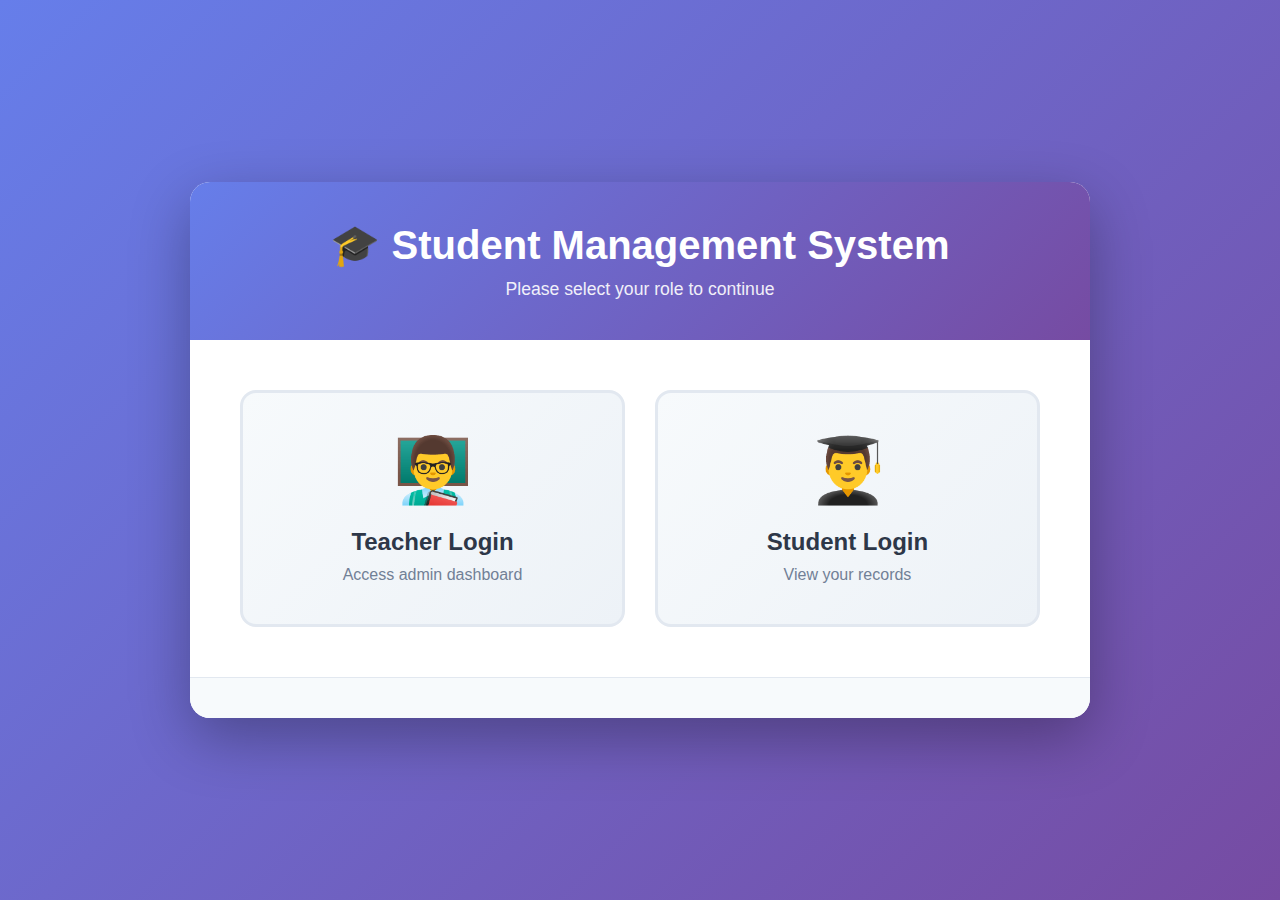
<file: index.html>
<!DOCTYPE html>
<html lang="en">
<head>
    <meta charset="UTF-8">
    <meta name="viewport" content="width=device-width, initial-scale=1.0">
    <title>Student Management System</title>
    <link rel="stylesheet" href="styles.css">
</head>
<body>
    <div class="container">
        <!-- Header -->
        <header class="header" id="mainHeader">
            <h1>🎓 Student Management System</h1>
            <p class="subtitle">Manage Students, Attendance & Grades</p>
        </header>

        <!-- Navigation Tabs -->
        <nav class="nav-tabs">
            <button class="tab-btn active" data-tab="students">Students</button>
            <button class="tab-btn" data-tab="attendance">Attendance</button>
            <button class="tab-btn" data-tab="grades">Grades</button>
            <button class="tab-btn" data-tab="reports">Reports</button>
        </nav>

        <!-- Students Tab -->
        <div id="students" class="tab-content active">
            <div class="section-header">
                <h2>Student Records</h2>
                <button class="btn btn-primary" id="addStudentBtn">+ Add Student</button>
            </div>

            <!-- Add/Edit Student Form -->
            <div id="studentFormContainer" class="form-container hidden">
                <h3 id="formTitle">Add New Student</h3>
                <form id="studentForm">
                    <div class="form-grid">
                        <div class="form-group">
                            <label for="studentId">Student ID</label>
                            <input type="text" id="studentId" required>
                        </div>
                        <div class="form-group">
                            <label for="studentName">Full Name</label>
                            <input type="text" id="studentName" required>
                        </div>
                        <div class="form-group">
                            <label for="studentEmail">Email</label>
                            <input type="email" id="studentEmail" required>
                        </div>
                        <div class="form-group">
                            <label for="studentPhone">Phone</label>
                            <input type="tel" id="studentPhone" required>
                        </div>
                        <div class="form-group">
                            <label for="studentGrade">Grade Level</label>
                            <select id="studentGrade" required>
                                <option value="">Select Grade</option>
                                <option value="9">Grade 9</option>
                                <option value="10">Grade 10</option>
                                <option value="11">Grade 11</option>
                                <option value="12">Grade 12</option>
                            </select>
                        </div>
                        <div class="form-group">
                            <label for="studentClass">Class/Section</label>
                            <input type="text" id="studentClass" required>
                        </div>
                    </div>
                    <div class="form-actions">
                        <button type="submit" class="btn btn-success">Save Student</button>
                        <button type="button" class="btn btn-secondary" id="cancelBtn">Cancel</button>
                    </div>
                </form>
            </div>

            <!-- Student List -->
            <div class="search-container">
                <input type="text" id="searchStudent" placeholder="Search by name, ID, or class...">
            </div>
            <div class="table-container">
                <table id="studentsTable">
                    <thead>
                        <tr>
                            <th>ID</th>
                            <th>Name</th>
                            <th>Email</th>
                            <th>Phone</th>
                            <th>Grade</th>
                            <th>Class</th>
                            <th>Actions</th>
                        </tr>
                    </thead>
                    <tbody id="studentsTableBody">
                        <!-- Students will be populated here -->
                    </tbody>
                </table>
            </div>
        </div>

        <!-- Attendance Tab -->
        <div id="attendance" class="tab-content">
            <div class="section-header">
                <h2>Attendance Management</h2>
                <div class="date-selector">
                    <label for="attendanceDate">Date:</label>
                    <input type="date" id="attendanceDate">
                </div>
            </div>

            <div class="filter-container">
                <select id="gradeFilter">
                    <option value="">All Grades</option>
                    <option value="9">Grade 9</option>
                    <option value="10">Grade 10</option>
                    <option value="11">Grade 11</option>
                    <option value="12">Grade 12</option>
                </select>
                <select id="classFilter">
                    <option value="">All Classes</option>
                </select>
            </div>

            <div class="table-container">
                <table id="attendanceTable">
                    <thead>
                        <tr>
                            <th>ID</th>
                            <th>Student Name</th>
                            <th>Grade</th>
                            <th>Class</th>
                            <th>Status</th>
                        </tr>
                    </thead>
                    <tbody id="attendanceTableBody">
                        <!-- Attendance records will be populated here -->
                    </tbody>
                </table>
            </div>
            <div class="form-actions">
                <button class="btn btn-primary" id="saveAttendanceBtn">Save Attendance</button>
            </div>
        </div>

        <!-- Grades Tab -->
        <div id="grades" class="tab-content">
            <div class="section-header">
                <h2>Grade Management</h2>
                <button class="btn btn-primary" id="addGradeBtn">+ Add Grade</button>
            </div>

            <!-- Add Grade Form -->
            <div id="gradeFormContainer" class="form-container hidden">
                <h3>Add Grade</h3>
                <form id="gradeForm">
                    <div class="form-grid">
                        <div class="form-group">
                            <label for="gradeStudentId">Student</label>
                            <select id="gradeStudentId" required>
                                <option value="">Select Student</option>
                            </select>
                        </div>
                        <div class="form-group">
                            <label for="subjectName">Subject</label>
                            <input type="text" id="subjectName" required>
                        </div>
                        <div class="form-group">
                            <label for="examType">Exam Type</label>
                            <select id="examType" required>
                                <option value="">Select Type</option>
                                <option value="midterm">Midterm</option>
                                <option value="final">Final</option>
                                <option value="quiz">Quiz</option>
                                <option value="assignment">Assignment</option>
                            </select>
                        </div>
                        <div class="form-group">
                            <label for="score">Score</label>
                            <input type="number" id="score" min="0" max="100" required>
                        </div>
                        <div class="form-group">
                            <label for="maxScore">Max Score</label>
                            <input type="number" id="maxScore" min="1" value="100" required>
                        </div>
                        <div class="form-group">
                            <label for="gradeDate">Date</label>
                            <input type="date" id="gradeDate" required>
                        </div>
                    </div>
                    <div class="form-actions">
                        <button type="submit" class="btn btn-success">Save Grade</button>
                        <button type="button" class="btn btn-secondary" id="cancelGradeBtn">Cancel</button>
                    </div>
                </form>
            </div>

            <!-- Grades List -->
            <div class="search-container">
                <input type="text" id="searchGrade" placeholder="Search by student name or subject...">
            </div>
            <div class="table-container">
                <table id="gradesTable">
                    <thead>
                        <tr>
                            <th>Student ID</th>
                            <th>Student Name</th>
                            <th>Subject</th>
                            <th>Exam Type</th>
                            <th>Score</th>
                            <th>Percentage</th>
                            <th>Date</th>
                            <th>Actions</th>
                        </tr>
                    </thead>
                    <tbody id="gradesTableBody">
                        <!-- Grades will be populated here -->
                    </tbody>
                </table>
            </div>
        </div>

        <!-- Reports Tab -->
        <div id="reports" class="tab-content">
            <div class="section-header">
                <h2>Reports & Analytics</h2>
            </div>

            <div class="reports-grid">
                <div class="report-card">
                    <h3>Total Students</h3>
                    <div class="report-value" id="totalStudents">0</div>
                </div>
                <div class="report-card">
                    <h3>Today's Attendance</h3>
                    <div class="report-value" id="todayAttendance">0%</div>
                </div>
                <div class="report-card">
                    <h3>Average Grade</h3>
                    <div class="report-value" id="averageGrade">0%</div>
                </div>
                <div class="report-card">
                    <h3>Total Grades Recorded</h3>
                    <div class="report-value" id="totalGrades">0</div>
                </div>
            </div>

            <div class="report-section">
                <h3>Grade Distribution by Class</h3>
                <div id="gradeDistribution" class="chart-container">
                    <!-- Chart will be populated here -->
                </div>
            </div>

            <div class="report-section">
                <h3>Attendance Summary (Last 7 Days)</h3>
                <div id="attendanceSummary" class="chart-container">
                    <!-- Chart will be populated here -->
                </div>
            </div>
        </div>
    </div>

    <!-- Toast Notification -->
    <div id="toast" class="toast hidden"></div>

    <script src="script.js"></script>
</body>
</html>
</file>
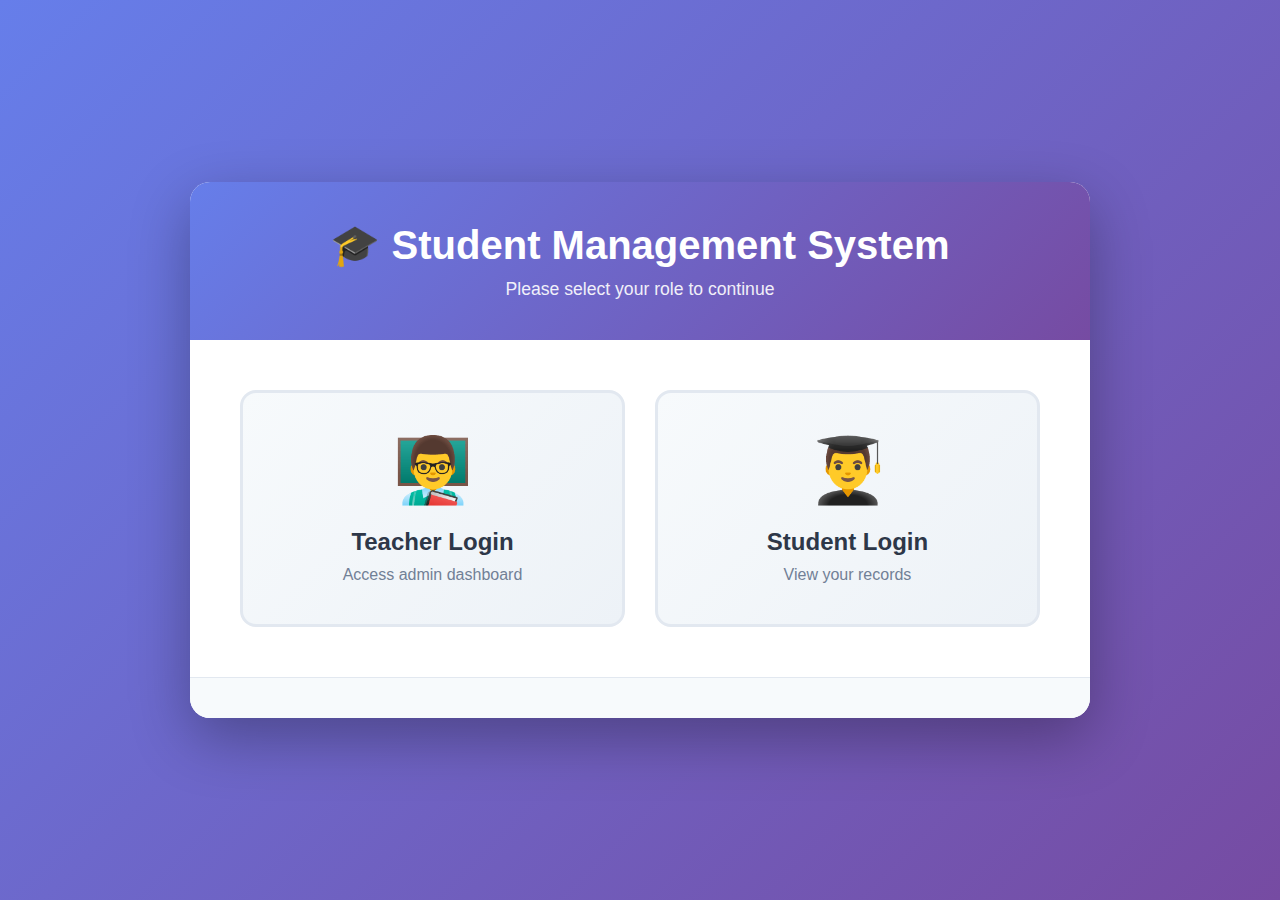
<file: login.html>
<!DOCTYPE html>
<html lang="en">
<head>
    <meta charset="UTF-8">
    <meta name="viewport" content="width=device-width, initial-scale=1.0">
    <title>Login - Student Management System</title>
    <link rel="stylesheet" href="login-styles.css">
</head>
<body>
    <div class="login-container">
        <div class="login-card">
            <div class="login-header">
                <h1>🎓 Student Management System</h1>
                <p>Please select your role to continue</p>
            </div>

            <!-- Role Selection -->
            <div id="roleSelection" class="role-selection">
                <div class="role-card" onclick="showLoginForm('teacher')">
                    <div class="role-icon">👨‍🏫</div>
                    <h3>Teacher Login</h3>
                    <p>Access admin dashboard</p>
                </div>
                <div class="role-card" onclick="showLoginForm('student')">
                    <div class="role-icon">👨‍🎓</div>
                    <h3>Student Login</h3>
                    <p>View your records</p>
                </div>
            </div>

            <!-- Teacher Login Form -->
            <div id="teacherLoginForm" class="login-form hidden">
                <button class="back-btn" onclick="showRoleSelection()">← Back</button>
                <h2>Teacher Login</h2>
                <p class="form-subtitle">Access the admin dashboard</p>
                
                <form onsubmit="handleTeacherLogin(event)">
                    <div class="form-group">
                        <label for="teacherUsername">Username</label>
                        <input type="text" id="teacherUsername" placeholder="Enter your username" required>
                    </div>
                    <div class="form-group">
                        <label for="teacherPassword">Password</label>
                        <input type="password" id="teacherPassword" placeholder="Enter your password" required>
                    </div>
                    <div class="form-group checkbox-group">
                        <input type="checkbox" id="teacherRemember">
                        <label for="teacherRemember">Remember me</label>
                    </div>
                    <button type="submit" class="btn btn-primary">Login as Teacher</button>
                </form>
                
                <div class="demo-credentials">
                    <p><strong>Demo Credentials:</strong></p>
                    <p>Username: <code>admin</code> | Password: <code>admin123</code></p>
                </div>
            </div>

            <!-- Student Login Form -->
            <div id="studentLoginForm" class="login-form hidden">
                <button class="back-btn" onclick="showRoleSelection()">← Back</button>
                <h2>Student Login</h2>
                <p class="form-subtitle">Access your student portal</p>
                
                <form onsubmit="handleStudentLogin(event)">
                    <div class="form-group">
                        <label for="studentId">Student ID</label>
                        <input type="text" id="studentId" placeholder="Enter your student ID" required>
                    </div>
                    <div class="form-group">
                        <label for="studentPassword">Password</label>
                        <input type="password" id="studentPassword" placeholder="Enter your password" required>
                    </div>
                    <div class="form-group checkbox-group">
                        <input type="checkbox" id="studentRemember">
                        <label for="studentRemember">Remember me</label>
                    </div>
                    <button type="submit" class="btn btn-primary">Login as Student</button>
                </form>
                
                <div class="demo-credentials">
                    <p><strong>Demo Student Login:</strong></p>
                    <p>Use any Student ID from the system</p>
                    <p>Default Password: <code>student123</code></p>
                </div>
            </div>

            <div class="login-footer">
            </div>
        </div>
    </div>

    <!-- Toast Notification -->
    <div id="loginToast" class="toast hidden"></div>

    <script src="login-script.js"></script>
</body>
</html>
</file>
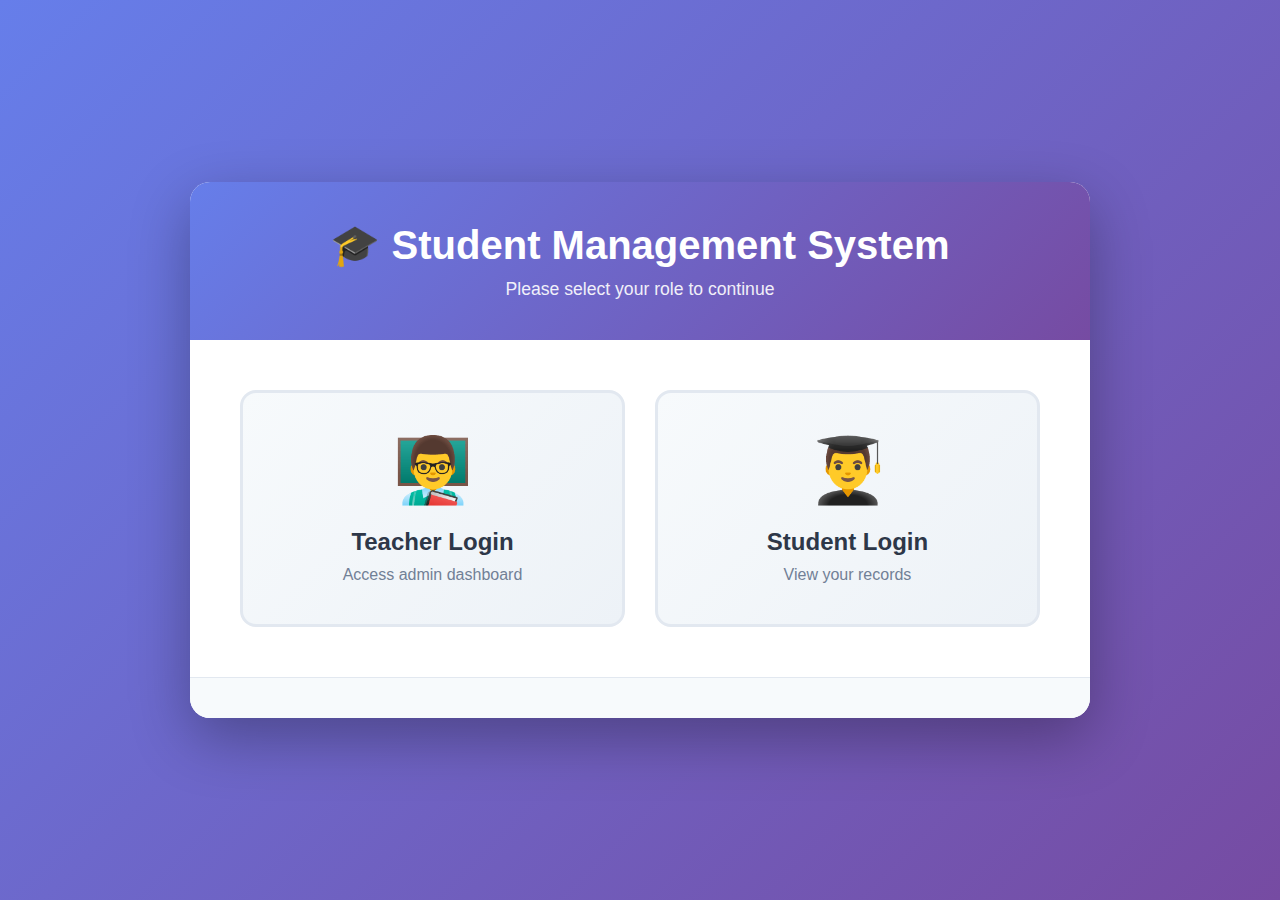
<file: student-dashboard.html>
<!DOCTYPE html>
<html lang="en">
<head>
    <meta charset="UTF-8">
    <meta name="viewport" content="width=device-width, initial-scale=1.0">
    <title>Student Portal - Student Management System</title>
    <link rel="stylesheet" href="styles.css">
    <link rel="stylesheet" href="student-dashboard-styles.css">
</head>
<body>
    <div class="container">
        <!-- Header -->
        <header class="header">
            <div class="header-content">
                <div>
                    <h1>🎓 Student Portal</h1>
                    <p class="subtitle" id="studentWelcome">Welcome, Student</p>
                </div>
                <button class="btn btn-logout" onclick="logout()">Logout</button>
            </div>
        </header>

        <!-- Student Info Card -->
        <div class="student-info-section">
            <div class="student-info-card">
                <div class="student-avatar">👨‍🎓</div>
                <div class="student-details">
                    <h2 id="studentName">Student Name</h2>
                    <div class="detail-grid">
                        <div class="detail-item">
                            <span class="detail-label">Student ID:</span>
                            <span class="detail-value" id="studentIdDisplay"></span>
                        </div>
                        <div class="detail-item">
                            <span class="detail-label">Grade:</span>
                            <span class="detail-value" id="studentGrade"></span>
                        </div>
                        <div class="detail-item">
                            <span class="detail-label">Class:</span>
                            <span class="detail-value" id="studentClass"></span>
                        </div>
                        <div class="detail-item">
                            <span class="detail-label">Email:</span>
                            <span class="detail-value" id="studentEmail"></span>
                        </div>
                    </div>
                </div>
            </div>
        </div>

        <!-- Dashboard Stats -->
        <div class="dashboard-stats">
            <div class="stat-card">
                <div class="stat-icon">📊</div>
                <h3>Average Grade</h3>
                <div class="stat-value" id="avgGrade">0%</div>
            </div>
            <div class="stat-card">
                <div class="stat-icon">📚</div>
                <h3>Total Subjects</h3>
                <div class="stat-value" id="totalSubjects">0</div>
            </div>
            <div class="stat-card">
                <div class="stat-icon">✅</div>
                <h3>Attendance Rate</h3>
                <div class="stat-value" id="attendanceRate">0%</div>
            </div>
            <div class="stat-card">
                <div class="stat-icon">🏆</div>
                <h3>Total Grades</h3>
                <div class="stat-value" id="totalGrades">0</div>
            </div>
        </div>

        <!-- Tabs -->
        <nav class="nav-tabs">
            <button class="tab-btn active" data-tab="grades">My Grades</button>
            <button class="tab-btn" data-tab="attendance">My Attendance</button>
        </nav>

        <!-- Grades Tab -->
        <div id="grades" class="tab-content active">
            <div class="section-header">
                <h2>My Grades</h2>
            </div>

            <div class="table-container">
                <table>
                    <thead>
                        <tr>
                            <th>Subject</th>
                            <th>Exam Type</th>
                            <th>Score</th>
                            <th>Percentage</th>
                            <th>Date</th>
                            <th>Grade</th>
                        </tr>
                    </thead>
                    <tbody id="gradesTableBody">
                        <!-- Grades will be populated here -->
                    </tbody>
                </table>
            </div>

            <!-- Subject Performance Chart -->
            <div class="chart-section">
                <h3>Performance by Subject</h3>
                <div id="subjectChart" class="chart-container">
                    <!-- Chart will be populated here -->
                </div>
            </div>
        </div>

        <!-- Attendance Tab -->
        <div id="attendance" class="tab-content">
            <div class="section-header">
                <h2>My Attendance Record</h2>
            </div>

            <div class="attendance-summary-cards">
                <div class="attendance-card present-card">
                    <h4>Present Days</h4>
                    <div class="attendance-number" id="presentDays">0</div>
                </div>
                <div class="attendance-card absent-card">
                    <h4>Absent Days</h4>
                    <div class="attendance-number" id="absentDays">0</div>
                </div>
                <div class="attendance-card total-card">
                    <h4>Total Days</h4>
                    <div class="attendance-number" id="totalDays">0</div>
                </div>
            </div>

            <div class="table-container">
                <table>
                    <thead>
                        <tr>
                            <th>Date</th>
                            <th>Status</th>
                        </tr>
                    </thead>
                    <tbody id="attendanceTableBody">
                        <!-- Attendance records will be populated here -->
                    </tbody>
                </table>
            </div>
        </div>
    </div>

    <script src="student-dashboard-script.js"></script>
</body>
</html>
</file>
<file: styles.css>
/* Global Styles */
* {
    margin: 0;
    padding: 0;
    box-sizing: border-box;
}

body {
    font-family: 'Segoe UI', Tahoma, Geneva, Verdana, sans-serif;
    background: linear-gradient(135deg, #667eea 0%, #764ba2 100%);
    min-height: 100vh;
    padding: 20px;
    color: #333;
}

.container {
    max-width: 1400px;
    margin: 0 auto;
    background: white;
    border-radius: 20px;
    box-shadow: 0 20px 60px rgba(0, 0, 0, 0.3);
    overflow: hidden;
}

/* Header */
.header {
    background: linear-gradient(135deg, #667eea 0%, #764ba2 100%);
    color: white;
    padding: 30px;
    text-align: center;
}

.header h1 {
    font-size: 2.5rem;
    margin-bottom: 10px;
}

.subtitle {
    font-size: 1.1rem;
    opacity: 0.9;
}

/* Navigation Tabs */
.nav-tabs {
    display: flex;
    background: #f8f9fa;
    border-bottom: 2px solid #dee2e6;
}

.tab-btn {
    flex: 1;
    padding: 18px;
    background: none;
    border: none;
    cursor: pointer;
    font-size: 1rem;
    font-weight: 600;
    color: #6c757d;
    transition: all 0.3s ease;
    position: relative;
}

.tab-btn:hover {
    background: #e9ecef;
    color: #495057;
}

.tab-btn.active {
    color: #667eea;
    background: white;
}

.tab-btn.active::after {
    content: '';
    position: absolute;
    bottom: 0;
    left: 0;
    right: 0;
    height: 3px;
    background: #667eea;
}

/* Tab Content */
.tab-content {
    display: none;
    padding: 30px;
    animation: fadeIn 0.3s ease;
}

.tab-content.active {
    display: block;
}

@keyframes fadeIn {
    from {
        opacity: 0;
        transform: translateY(10px);
    }
    to {
        opacity: 1;
        transform: translateY(0);
    }
}

/* Section Header */
.section-header {
    display: flex;
    justify-content: space-between;
    align-items: center;
    margin-bottom: 25px;
}

.section-header h2 {
    color: #2d3748;
    font-size: 1.8rem;
}

/* Buttons */
.btn {
    padding: 12px 24px;
    border: none;
    border-radius: 8px;
    font-size: 1rem;
    font-weight: 600;
    cursor: pointer;
    transition: all 0.3s ease;
    text-transform: uppercase;
    letter-spacing: 0.5px;
}

.btn-primary {
    background: #667eea;
    color: white;
}

.btn-primary:hover {
    background: #5568d3;
    transform: translateY(-2px);
    box-shadow: 0 5px 15px rgba(102, 126, 234, 0.4);
}

.btn-success {
    background: #48bb78;
    color: white;
}

.btn-success:hover {
    background: #38a169;
    transform: translateY(-2px);
    box-shadow: 0 5px 15px rgba(72, 187, 120, 0.4);
}

.btn-secondary {
    background: #e2e8f0;
    color: #4a5568;
}

.btn-secondary:hover {
    background: #cbd5e0;
}

.btn-danger {
    background: #f56565;
    color: white;
    padding: 8px 16px;
    font-size: 0.9rem;
}

.btn-danger:hover {
    background: #e53e3e;
}

.btn-edit {
    background: #ed8936;
    color: white;
    padding: 8px 16px;
    font-size: 0.9rem;
    margin-right: 8px;
}

.btn-edit:hover {
    background: #dd6b20;
}

/* Form Container */
.form-container {
    background: #f7fafc;
    border: 2px solid #e2e8f0;
    border-radius: 12px;
    padding: 25px;
    margin-bottom: 30px;
    transition: all 0.3s ease;
}

.form-container.hidden {
    display: none;
}

.form-container h3 {
    color: #2d3748;
    margin-bottom: 20px;
}

.form-grid {
    display: grid;
    grid-template-columns: repeat(auto-fit, minmax(250px, 1fr));
    gap: 20px;
    margin-bottom: 20px;
}

.form-group {
    display: flex;
    flex-direction: column;
}

.form-group label {
    font-weight: 600;
    color: #4a5568;
    margin-bottom: 8px;
    font-size: 0.9rem;
}

.form-group input,
.form-group select {
    padding: 12px;
    border: 2px solid #e2e8f0;
    border-radius: 8px;
    font-size: 1rem;
    transition: all 0.3s ease;
}

.form-group input:focus,
.form-group select:focus {
    outline: none;
    border-color: #667eea;
    box-shadow: 0 0 0 3px rgba(102, 126, 234, 0.1);
}

.form-actions {
    display: flex;
    gap: 10px;
    justify-content: flex-end;
}

/* Search Container */
.search-container {
    margin-bottom: 20px;
}

.search-container input {
    width: 100%;
    padding: 14px 20px;
    border: 2px solid #e2e8f0;
    border-radius: 10px;
    font-size: 1rem;
    transition: all 0.3s ease;
}

.search-container input:focus {
    outline: none;
    border-color: #667eea;
    box-shadow: 0 0 0 3px rgba(102, 126, 234, 0.1);
}

/* Filter Container */
.filter-container {
    display: flex;
    gap: 15px;
    margin-bottom: 20px;
}

.filter-container select {
    flex: 1;
    padding: 12px;
    border: 2px solid #e2e8f0;
    border-radius: 8px;
    font-size: 1rem;
}

.date-selector {
    display: flex;
    align-items: center;
    gap: 10px;
}

.date-selector label {
    font-weight: 600;
    color: #4a5568;
}

.date-selector input {
    padding: 10px 15px;
    border: 2px solid #e2e8f0;
    border-radius: 8px;
    font-size: 1rem;
}

/* Table Styles */
.table-container {
    overflow-x: auto;
    border-radius: 12px;
    box-shadow: 0 4px 6px rgba(0, 0, 0, 0.1);
}

table {
    width: 100%;
    border-collapse: collapse;
    background: white;
}

thead {
    background: linear-gradient(135deg, #667eea 0%, #764ba2 100%);
    color: white;
}

thead th {
    padding: 16px;
    text-align: left;
    font-weight: 600;
    text-transform: uppercase;
    font-size: 0.85rem;
    letter-spacing: 0.5px;
}

tbody tr {
    border-bottom: 1px solid #e2e8f0;
    transition: all 0.2s ease;
}

tbody tr:hover {
    background: #f7fafc;
}

tbody td {
    padding: 14px 16px;
    color: #4a5568;
}

tbody td:last-child {
    display: flex;
    gap: 8px;
}

/* Attendance Status */
.attendance-status {
    padding: 8px 16px;
    border-radius: 6px;
    font-weight: 600;
    cursor: pointer;
    transition: all 0.3s ease;
    text-align: center;
    display: inline-block;
    min-width: 100px;
}

.attendance-status.present {
    background: #c6f6d5;
    color: #22543d;
    border: 2px solid #9ae6b4;
}

.attendance-status.absent {
    background: #fed7d7;
    color: #742a2a;
    border: 2px solid #fc8181;
}

.attendance-status.unmarked {
    background: #e2e8f0;
    color: #4a5568;
    border: 2px solid #cbd5e0;
}

/* Reports Grid */
.reports-grid {
    display: grid;
    grid-template-columns: repeat(auto-fit, minmax(250px, 1fr));
    gap: 20px;
    margin-bottom: 30px;
}

.report-card {
    background: linear-gradient(135deg, #667eea 0%, #764ba2 100%);
    color: white;
    padding: 25px;
    border-radius: 12px;
    text-align: center;
    box-shadow: 0 4px 15px rgba(0, 0, 0, 0.2);
}

.report-card h3 {
    font-size: 1rem;
    margin-bottom: 15px;
    opacity: 0.9;
    text-transform: uppercase;
    letter-spacing: 1px;
}

.report-value {
    font-size: 2.5rem;
    font-weight: bold;
}

.report-section {
    margin-top: 30px;
    padding: 25px;
    background: #f7fafc;
    border-radius: 12px;
}

.report-section h3 {
    color: #2d3748;
    margin-bottom: 20px;
}

.chart-container {
    background: white;
    padding: 20px;
    border-radius: 8px;
    min-height: 200px;
}

/* Toast Notification */
.toast {
    position: fixed;
    bottom: 30px;
    right: 30px;
    background: #2d3748;
    color: white;
    padding: 16px 24px;
    border-radius: 8px;
    box-shadow: 0 4px 15px rgba(0, 0, 0, 0.3);
    z-index: 1000;
    animation: slideIn 0.3s ease;
}

.toast.hidden {
    display: none;
}

.toast.success {
    background: #48bb78;
}

.toast.error {
    background: #f56565;
}

@keyframes slideIn {
    from {
        transform: translateX(400px);
        opacity: 0;
    }
    to {
        transform: translateX(0);
        opacity: 1;
    }
}

/* Responsive Design */
@media (max-width: 768px) {
    .header h1 {
        font-size: 1.8rem;
    }
    
    .nav-tabs {
        flex-wrap: wrap;
    }
    
    .tab-btn {
        flex: 1 1 50%;
    }
    
    .section-header {
        flex-direction: column;
        align-items: flex-start;
        gap: 15px;
    }
    
    .form-grid {
        grid-template-columns: 1fr;
    }
    
    .reports-grid {
        grid-template-columns: 1fr;
    }
    
    table {
        font-size: 0.9rem;
    }
    
    thead th,
    tbody td {
        padding: 10px;
    }
}

/* Empty State */
.empty-state {
    text-align: center;
    padding: 60px 20px;
    color: #a0aec0;
}

.empty-state h3 {
    font-size: 1.5rem;
    margin-bottom: 10px;
}

.empty-state p {
    font-size: 1.1rem;
}
</file>
<file: login-styles.css>
/* Global Styles */
* {
    margin: 0;
    padding: 0;
    box-sizing: border-box;
}

body {
    font-family: 'Segoe UI', Tahoma, Geneva, Verdana, sans-serif;
    background: linear-gradient(135deg, #667eea 0%, #764ba2 100%);
    min-height: 100vh;
    display: flex;
    align-items: center;
    justify-content: center;
    padding: 20px;
}

.login-container {
    width: 100%;
    max-width: 900px;
    animation: fadeIn 0.5s ease;
}

@keyframes fadeIn {
    from {
        opacity: 0;
        transform: translateY(-20px);
    }
    to {
        opacity: 1;
        transform: translateY(0);
    }
}

.login-card {
    background: white;
    border-radius: 20px;
    box-shadow: 0 20px 60px rgba(0, 0, 0, 0.3);
    overflow: hidden;
}

/* Header */
.login-header {
    background: linear-gradient(135deg, #667eea 0%, #764ba2 100%);
    color: white;
    padding: 40px 30px;
    text-align: center;
}

.login-header h1 {
    font-size: 2.5rem;
    margin-bottom: 10px;
}

.login-header p {
    font-size: 1.1rem;
    opacity: 0.9;
}

/* Role Selection */
.role-selection {
    display: grid;
    grid-template-columns: repeat(2, 1fr);
    gap: 30px;
    padding: 50px;
    animation: slideIn 0.3s ease;
}

@keyframes slideIn {
    from {
        opacity: 0;
        transform: translateX(-20px);
    }
    to {
        opacity: 1;
        transform: translateX(0);
    }
}

.role-card {
    background: linear-gradient(135deg, #f7fafc 0%, #edf2f7 100%);
    border: 3px solid #e2e8f0;
    border-radius: 16px;
    padding: 40px 30px;
    text-align: center;
    cursor: pointer;
    transition: all 0.3s ease;
}

.role-card:hover {
    transform: translateY(-10px);
    border-color: #667eea;
    box-shadow: 0 15px 40px rgba(102, 126, 234, 0.3);
    background: linear-gradient(135deg, #ffffff 0%, #f7fafc 100%);
}

.role-icon {
    font-size: 4rem;
    margin-bottom: 20px;
}

.role-card h3 {
    color: #2d3748;
    font-size: 1.5rem;
    margin-bottom: 10px;
}

.role-card p {
    color: #718096;
    font-size: 1rem;
}

/* Login Forms */
.login-form {
    padding: 50px;
    animation: slideIn 0.3s ease;
}

.login-form.hidden {
    display: none;
}

.back-btn {
    background: #e2e8f0;
    color: #4a5568;
    border: none;
    padding: 10px 20px;
    border-radius: 8px;
    font-size: 1rem;
    font-weight: 600;
    cursor: pointer;
    margin-bottom: 20px;
    transition: all 0.3s ease;
}

.back-btn:hover {
    background: #cbd5e0;
    transform: translateX(-5px);
}

.login-form h2 {
    color: #2d3748;
    font-size: 2rem;
    margin-bottom: 10px;
}

.form-subtitle {
    color: #718096;
    font-size: 1.1rem;
    margin-bottom: 30px;
}

.form-group {
    margin-bottom: 25px;
}

.form-group label {
    display: block;
    font-weight: 600;
    color: #4a5568;
    margin-bottom: 10px;
    font-size: 0.95rem;
}

.form-group input[type="text"],
.form-group input[type="password"] {
    width: 100%;
    padding: 14px 18px;
    border: 2px solid #e2e8f0;
    border-radius: 10px;
    font-size: 1rem;
    transition: all 0.3s ease;
}

.form-group input[type="text"]:focus,
.form-group input[type="password"]:focus {
    outline: none;
    border-color: #667eea;
    box-shadow: 0 0 0 4px rgba(102, 126, 234, 0.1);
}

.checkbox-group {
    display: flex;
    align-items: center;
    gap: 10px;
}

.checkbox-group input[type="checkbox"] {
    width: 18px;
    height: 18px;
    cursor: pointer;
}

.checkbox-group label {
    margin: 0;
    cursor: pointer;
    font-weight: 500;
}

/* Buttons */
.btn {
    width: 100%;
    padding: 16px;
    border: none;
    border-radius: 10px;
    font-size: 1.1rem;
    font-weight: 600;
    cursor: pointer;
    transition: all 0.3s ease;
    text-transform: uppercase;
    letter-spacing: 1px;
    margin-top: 10px;
}

.btn-primary {
    background: linear-gradient(135deg, #667eea 0%, #764ba2 100%);
    color: white;
}

.btn-primary:hover {
    transform: translateY(-3px);
    box-shadow: 0 10px 30px rgba(102, 126, 234, 0.4);
}

.btn-primary:active {
    transform: translateY(-1px);
}

/* Demo Credentials */
.demo-credentials {
    margin-top: 30px;
    padding: 20px;
    background: #fff5e6;
    border: 2px solid #ffd580;
    border-radius: 10px;
    text-align: center;
}

.demo-credentials p {
    color: #744210;
    margin: 5px 0;
}

.demo-credentials strong {
    color: #2d3748;
}

.demo-credentials code {
    background: #ffe0b3;
    padding: 4px 8px;
    border-radius: 4px;
    font-family: 'Courier New', monospace;
    color: #c05621;
    font-weight: 600;
}

/* Footer */
.login-footer {
    padding: 20px;
    text-align: center;
    background: #f7fafc;
    color: #718096;
    font-size: 0.9rem;
    border-top: 1px solid #e2e8f0;
}

/* Toast Notification */
.toast {
    position: fixed;
    bottom: 30px;
    right: 30px;
    background: #2d3748;
    color: white;
    padding: 16px 24px;
    border-radius: 8px;
    box-shadow: 0 4px 15px rgba(0, 0, 0, 0.3);
    z-index: 1000;
    animation: toastSlideIn 0.3s ease;
    min-width: 250px;
}

.toast.hidden {
    display: none;
}

.toast.success {
    background: #48bb78;
}

.toast.error {
    background: #f56565;
}

@keyframes toastSlideIn {
    from {
        transform: translateX(400px);
        opacity: 0;
    }
    to {
        transform: translateX(0);
        opacity: 1;
    }
}

/* Responsive Design */
@media (max-width: 768px) {
    .login-header h1 {
        font-size: 1.8rem;
    }

    .role-selection {
        grid-template-columns: 1fr;
        padding: 30px;
        gap: 20px;
    }

    .login-form {
        padding: 30px;
    }

    .role-icon {
        font-size: 3rem;
    }

    .role-card {
        padding: 30px 20px;
    }
}

/* Loading Animation */
@keyframes spin {
    to {
        transform: rotate(360deg);
    }
}

.loading {
    pointer-events: none;
    opacity: 0.6;
}

.loading::after {
    content: '';
    position: absolute;
    top: 50%;
    left: 50%;
    width: 20px;
    height: 20px;
    margin: -10px 0 0 -10px;
    border: 3px solid #fff;
    border-top-color: transparent;
    border-radius: 50%;
    animation: spin 0.6s linear infinite;
}
</file>
<file: student-dashboard-styles.css>
/* Student Dashboard Specific Styles */

.header-content {
    display: flex;
    justify-content: space-between;
    align-items: center;
}

.btn-logout {
    background: rgba(255, 255, 255, 0.2);
    color: white;
    border: 2px solid white;
    padding: 10px 20px;
    font-size: 0.9rem;
}

.btn-logout:hover {
    background: white;
    color: #667eea;
}

/* Student Info Section */
.student-info-section {
    padding: 30px;
    background: linear-gradient(135deg, #f7fafc 0%, #edf2f7 100%);
}

.student-info-card {
    display: flex;
    gap: 30px;
    align-items: center;
    background: white;
    padding: 30px;
    border-radius: 16px;
    box-shadow: 0 4px 15px rgba(0, 0, 0, 0.1);
}

.student-avatar {
    font-size: 5rem;
    width: 120px;
    height: 120px;
    display: flex;
    align-items: center;
    justify-content: center;
    background: linear-gradient(135deg, #667eea 0%, #764ba2 100%);
    border-radius: 50%;
    box-shadow: 0 8px 20px rgba(102, 126, 234, 0.3);
}

.student-details {
    flex: 1;
}

.student-details h2 {
    color: #2d3748;
    font-size: 2rem;
    margin-bottom: 20px;
}

.detail-grid {
    display: grid;
    grid-template-columns: repeat(auto-fit, minmax(200px, 1fr));
    gap: 15px;
}

.detail-item {
    display: flex;
    flex-direction: column;
    gap: 5px;
}

.detail-label {
    font-size: 0.85rem;
    color: #718096;
    font-weight: 600;
    text-transform: uppercase;
    letter-spacing: 0.5px;
}

.detail-value {
    font-size: 1.1rem;
    color: #2d3748;
    font-weight: 600;
}

/* Dashboard Stats */
.dashboard-stats {
    display: grid;
    grid-template-columns: repeat(auto-fit, minmax(220px, 1fr));
    gap: 20px;
    padding: 30px;
}

.stat-card {
    background: white;
    padding: 25px;
    border-radius: 12px;
    text-align: center;
    box-shadow: 0 4px 15px rgba(0, 0, 0, 0.1);
    transition: transform 0.3s ease;
}

.stat-card:hover {
    transform: translateY(-5px);
    box-shadow: 0 8px 25px rgba(0, 0, 0, 0.15);
}

.stat-icon {
    font-size: 3rem;
    margin-bottom: 10px;
}

.stat-card h3 {
    color: #718096;
    font-size: 0.95rem;
    margin-bottom: 10px;
    text-transform: uppercase;
    letter-spacing: 0.5px;
}

.stat-value {
    font-size: 2.5rem;
    font-weight: bold;
    color: #667eea;
}

/* Chart Section */
.chart-section {
    margin-top: 30px;
    padding: 25px;
    background: #f7fafc;
    border-radius: 12px;
}

.chart-section h3 {
    color: #2d3748;
    margin-bottom: 20px;
    font-size: 1.5rem;
}

/* Attendance Summary Cards */
.attendance-summary-cards {
    display: grid;
    grid-template-columns: repeat(auto-fit, minmax(200px, 1fr));
    gap: 20px;
    margin-bottom: 30px;
}

.attendance-card {
    padding: 25px;
    border-radius: 12px;
    text-align: center;
    color: white;
    box-shadow: 0 4px 15px rgba(0, 0, 0, 0.2);
}

.attendance-card h4 {
    font-size: 1rem;
    margin-bottom: 15px;
    opacity: 0.9;
    text-transform: uppercase;
    letter-spacing: 1px;
}

.attendance-number {
    font-size: 3rem;
    font-weight: bold;
}

.present-card {
    background: linear-gradient(135deg, #48bb78 0%, #38a169 100%);
}

.absent-card {
    background: linear-gradient(135deg, #f56565 0%, #e53e3e 100%);
}

.total-card {
    background: linear-gradient(135deg, #667eea 0%, #764ba2 100%);
}

/* Grade Badge */
.grade-badge {
    display: inline-block;
    padding: 6px 12px;
    border-radius: 6px;
    font-weight: 600;
    font-size: 0.9rem;
}

.grade-a {
    background: #c6f6d5;
    color: #22543d;
}

.grade-b {
    background: #bee3f8;
    color: #2c5282;
}

.grade-c {
    background: #feebc8;
    color: #7c2d12;
}

.grade-d {
    background: #fed7d7;
    color: #742a2a;
}

.grade-f {
    background: #feb2b2;
    color: #63171b;
}

/* Attendance Status Badges */
.attendance-status-badge {
    display: inline-block;
    padding: 8px 16px;
    border-radius: 20px;
    font-weight: 600;
    font-size: 0.9rem;
}

.status-present {
    background: #c6f6d5;
    color: #22543d;
}

.status-absent {
    background: #fed7d7;
    color: #742a2a;
}

/* Responsive Design */
@media (max-width: 768px) {
    .student-info-card {
        flex-direction: column;
        text-align: center;
    }

    .detail-grid {
        grid-template-columns: 1fr;
    }

    .dashboard-stats {
        grid-template-columns: 1fr;
    }

    .attendance-summary-cards {
        grid-template-columns: 1fr;
    }

    .header-content {
        flex-direction: column;
        gap: 15px;
    }
}
</file>
